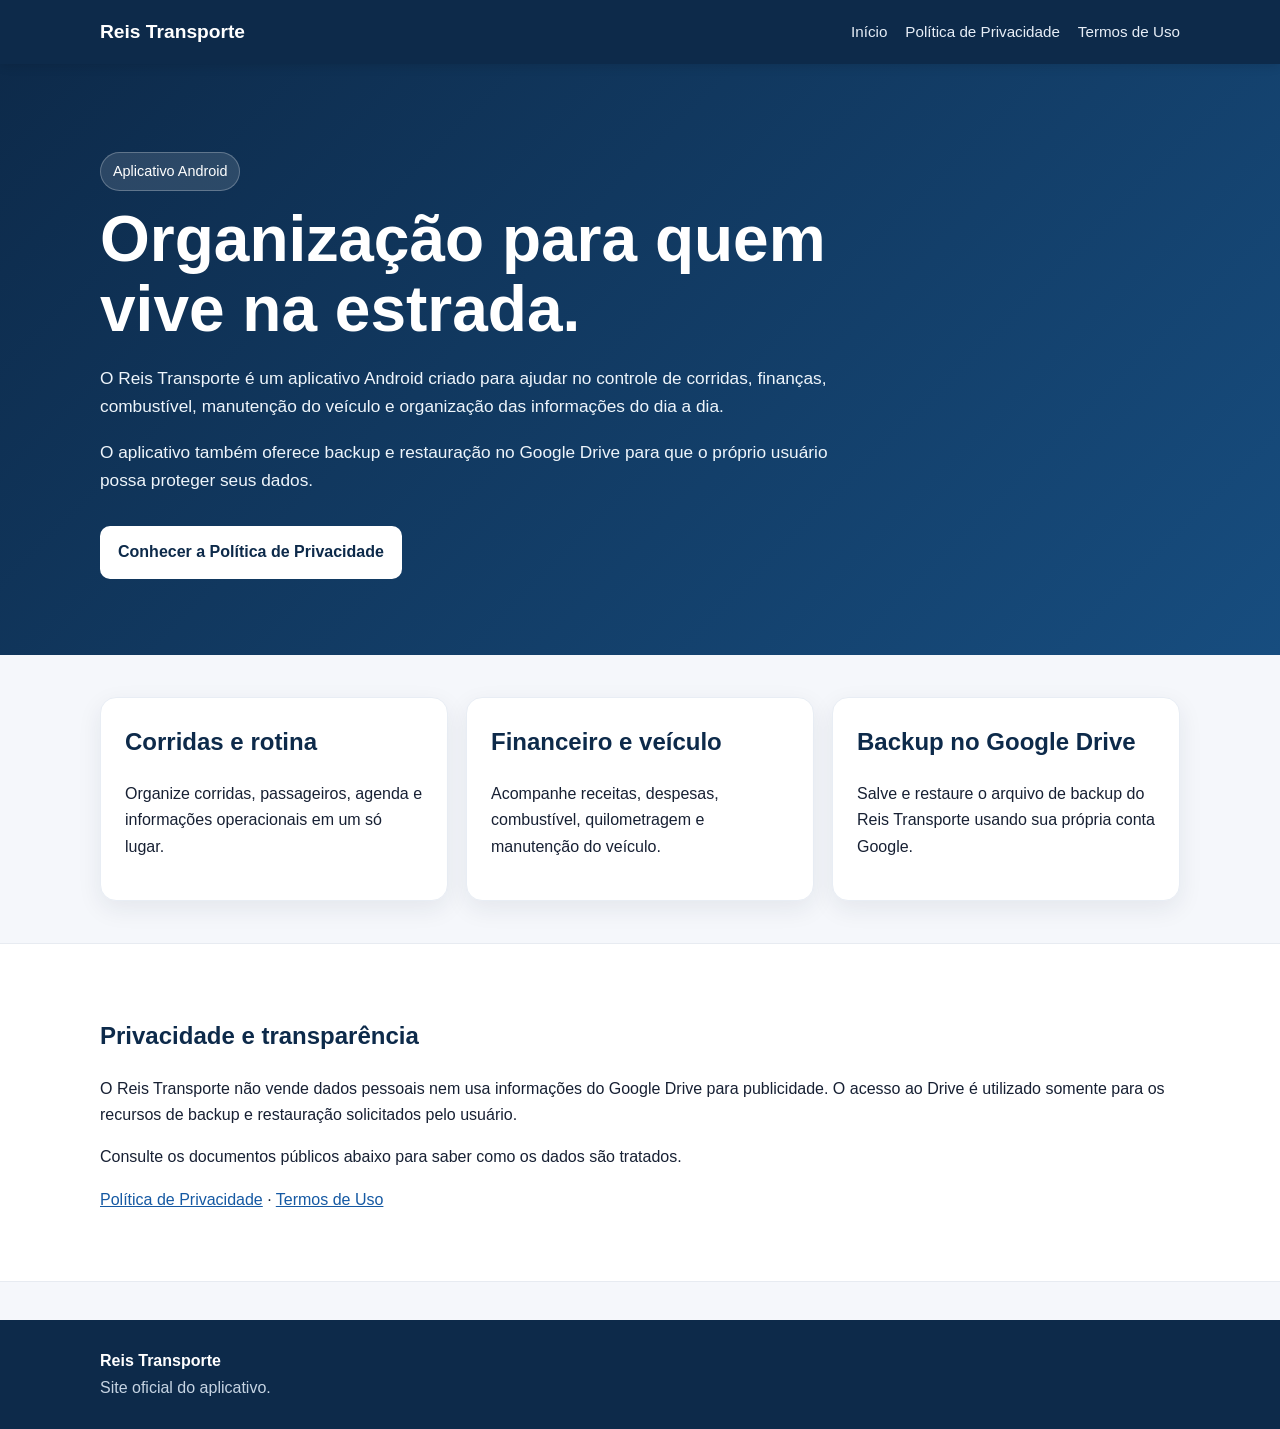
<file: index.html>
<!doctype html><html lang="pt-BR"><head><meta charset="utf-8"><meta name="viewport" content="width=device-width,initial-scale=1"><meta name="description" content="Site oficial do Reis Transporte, aplicativo Android para organização de corridas, finanças, combustível, manutenção e backup no Google Drive."><title>Reis Transporte</title><link rel="stylesheet" href="styles.css"></head><body><header class="topbar"><div class="container nav"><a class="brand" href="index.html">Reis Transporte</a><nav class="nav-links" aria-label="Navegação principal"><a href="index.html">Início</a><a href="privacidade.html">Política de Privacidade</a><a href="termos.html">Termos de Uso</a></nav></div></header><main><section class="hero"><div class="container"><span class="badge">Aplicativo Android</span><h1>Organização para quem vive na estrada.</h1><p>O Reis Transporte é um aplicativo Android criado para ajudar no controle de corridas, finanças, combustível, manutenção do veículo e organização das informações do dia a dia.</p><p>O aplicativo também oferece backup e restauração no Google Drive para que o próprio usuário possa proteger seus dados.</p><a class="button" href="privacidade.html">Conhecer a Política de Privacidade</a></div></section><section class="container"><div class="grid"><article class="card"><h2>Corridas e rotina</h2><p>Organize corridas, passageiros, agenda e informações operacionais em um só lugar.</p></article><article class="card"><h2>Financeiro e veículo</h2><p>Acompanhe receitas, despesas, combustível, quilometragem e manutenção do veículo.</p></article><article class="card"><h2>Backup no Google Drive</h2><p>Salve e restaure o arquivo de backup do Reis Transporte usando sua própria conta Google.</p></article></div></section><section class="section"><div class="container"><h2>Privacidade e transparência</h2><p>O Reis Transporte não vende dados pessoais nem usa informações do Google Drive para publicidade. O acesso ao Drive é utilizado somente para os recursos de backup e restauração solicitados pelo usuário.</p><p>Consulte os documentos públicos abaixo para saber como os dados são tratados.</p><p><a href="privacidade.html">Política de Privacidade</a> · <a href="termos.html">Termos de Uso</a></p></div></section></main><footer class="footer"><div class="container"><strong>Reis Transporte</strong><br><span class="muted">Site oficial do aplicativo.</span></div></footer></body></html>
</file>
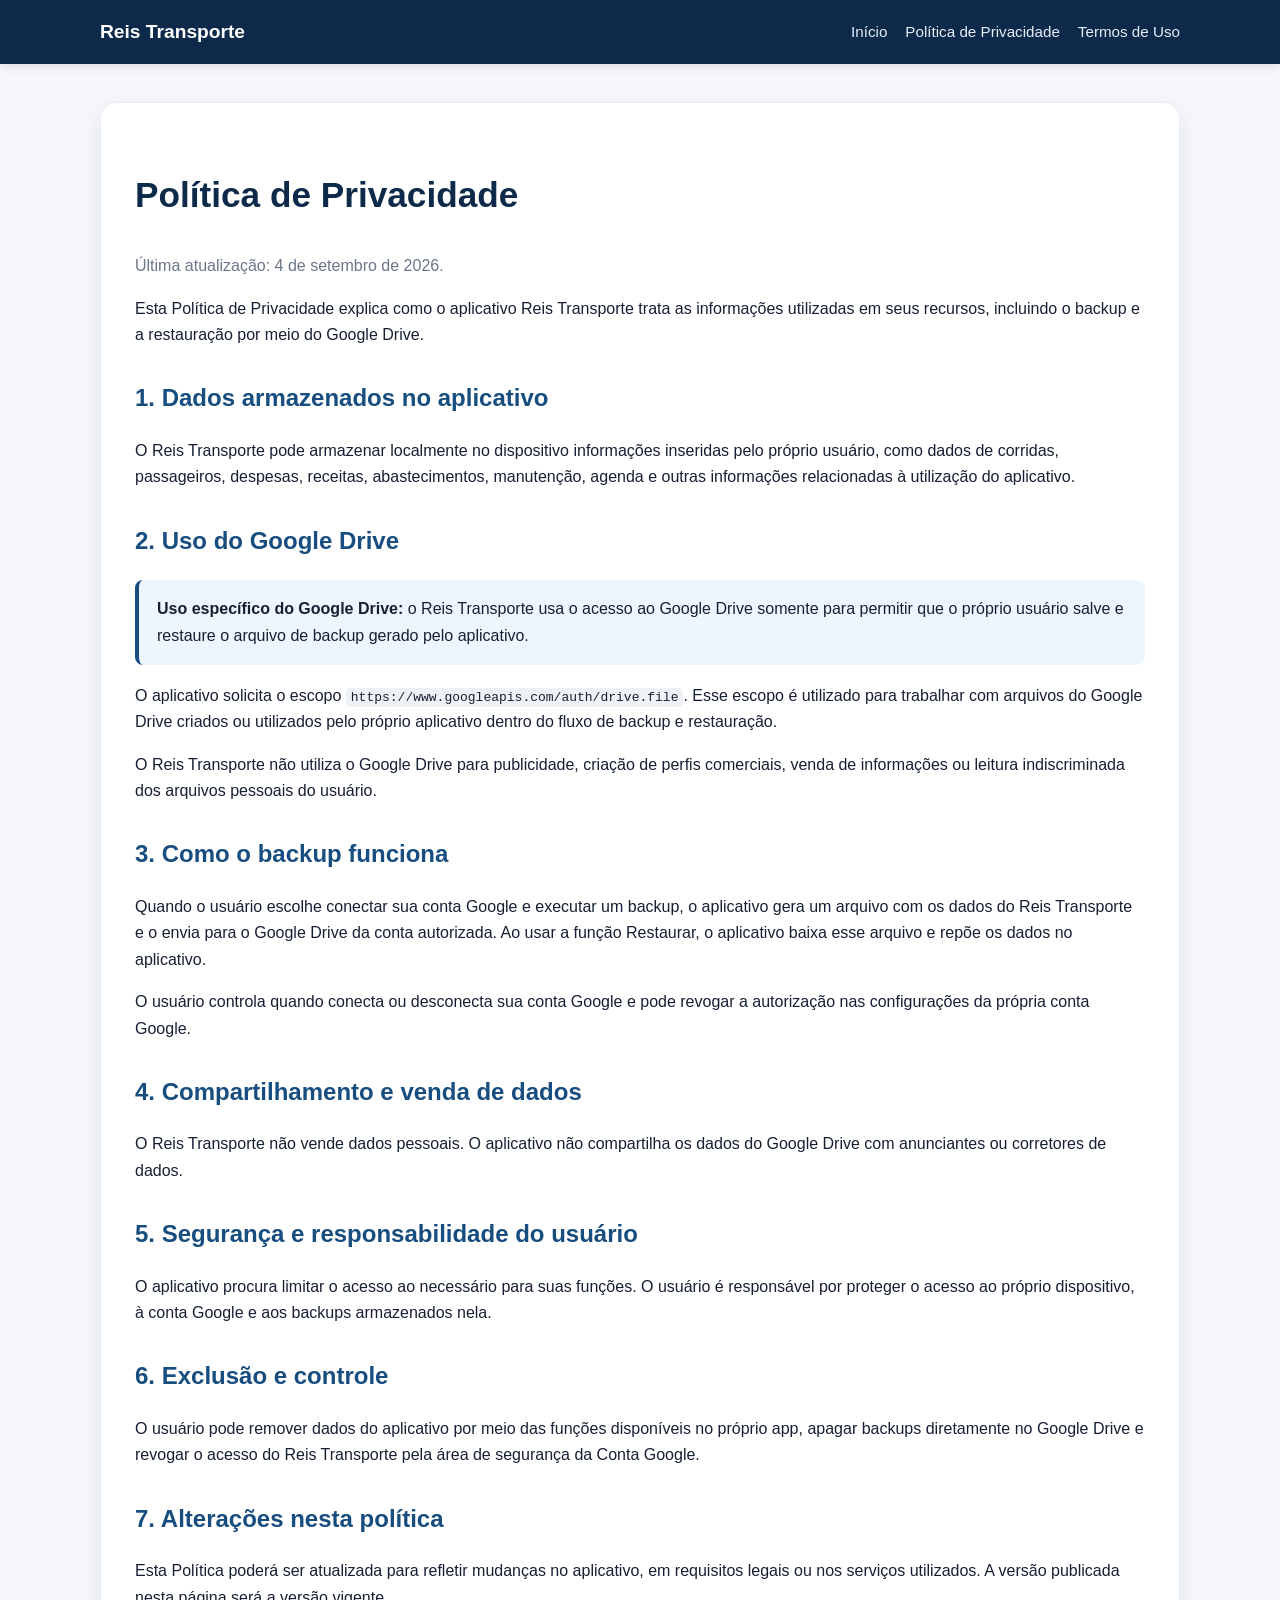
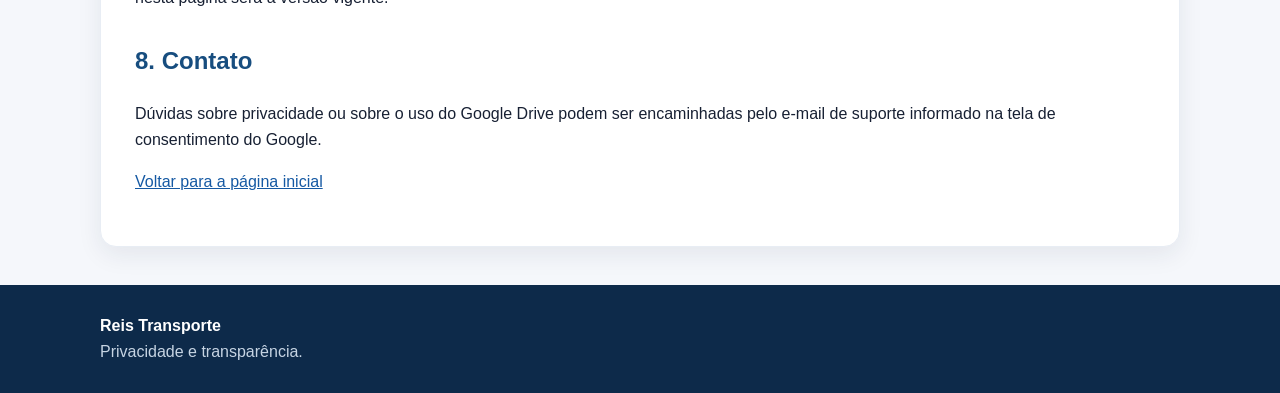
<file: privacidade.html>
<!doctype html><html lang="pt-BR"><head><meta charset="utf-8"><meta name="viewport" content="width=device-width,initial-scale=1"><meta name="description" content="Política de Privacidade do aplicativo Reis Transporte."><title>Política de Privacidade | Reis Transporte</title><link rel="stylesheet" href="styles.css"></head><body><header class="topbar"><div class="container nav"><a class="brand" href="index.html">Reis Transporte</a><nav class="nav-links" aria-label="Navegação principal"><a href="index.html">Início</a><a href="privacidade.html">Política de Privacidade</a><a href="termos.html">Termos de Uso</a></nav></div></header><main class="container"><article class="legal"><h1>Política de Privacidade</h1><p class="muted">Última atualização: 4 de setembro de 2026.</p><p>Esta Política de Privacidade explica como o aplicativo Reis Transporte trata as informações utilizadas em seus recursos, incluindo o backup e a restauração por meio do Google Drive.</p><h2>1. Dados armazenados no aplicativo</h2><p>O Reis Transporte pode armazenar localmente no dispositivo informações inseridas pelo próprio usuário, como dados de corridas, passageiros, despesas, receitas, abastecimentos, manutenção, agenda e outras informações relacionadas à utilização do aplicativo.</p><h2>2. Uso do Google Drive</h2><div class="notice"><strong>Uso específico do Google Drive:</strong> o Reis Transporte usa o acesso ao Google Drive somente para permitir que o próprio usuário salve e restaure o arquivo de backup gerado pelo aplicativo.</div><p>O aplicativo solicita o escopo <code>https://www.googleapis.com/auth/drive.file</code>. Esse escopo é utilizado para trabalhar com arquivos do Google Drive criados ou utilizados pelo próprio aplicativo dentro do fluxo de backup e restauração.</p><p>O Reis Transporte não utiliza o Google Drive para publicidade, criação de perfis comerciais, venda de informações ou leitura indiscriminada dos arquivos pessoais do usuário.</p><h2>3. Como o backup funciona</h2><p>Quando o usuário escolhe conectar sua conta Google e executar um backup, o aplicativo gera um arquivo com os dados do Reis Transporte e o envia para o Google Drive da conta autorizada. Ao usar a função Restaurar, o aplicativo baixa esse arquivo e repõe os dados no aplicativo.</p><p>O usuário controla quando conecta ou desconecta sua conta Google e pode revogar a autorização nas configurações da própria conta Google.</p><h2>4. Compartilhamento e venda de dados</h2><p>O Reis Transporte não vende dados pessoais. O aplicativo não compartilha os dados do Google Drive com anunciantes ou corretores de dados.</p><h2>5. Segurança e responsabilidade do usuário</h2><p>O aplicativo procura limitar o acesso ao necessário para suas funções. O usuário é responsável por proteger o acesso ao próprio dispositivo, à conta Google e aos backups armazenados nela.</p><h2>6. Exclusão e controle</h2><p>O usuário pode remover dados do aplicativo por meio das funções disponíveis no próprio app, apagar backups diretamente no Google Drive e revogar o acesso do Reis Transporte pela área de segurança da Conta Google.</p><h2>7. Alterações nesta política</h2><p>Esta Política poderá ser atualizada para refletir mudanças no aplicativo, em requisitos legais ou nos serviços utilizados. A versão publicada nesta página será a versão vigente.</p><h2>8. Contato</h2><p>Dúvidas sobre privacidade ou sobre o uso do Google Drive podem ser encaminhadas pelo e-mail de suporte informado na tela de consentimento do Google.</p><p><a href="index.html">Voltar para a página inicial</a></p></article></main><footer class="footer"><div class="container"><strong>Reis Transporte</strong><br><span class="muted">Privacidade e transparência.</span></div></footer></body></html>
</file>
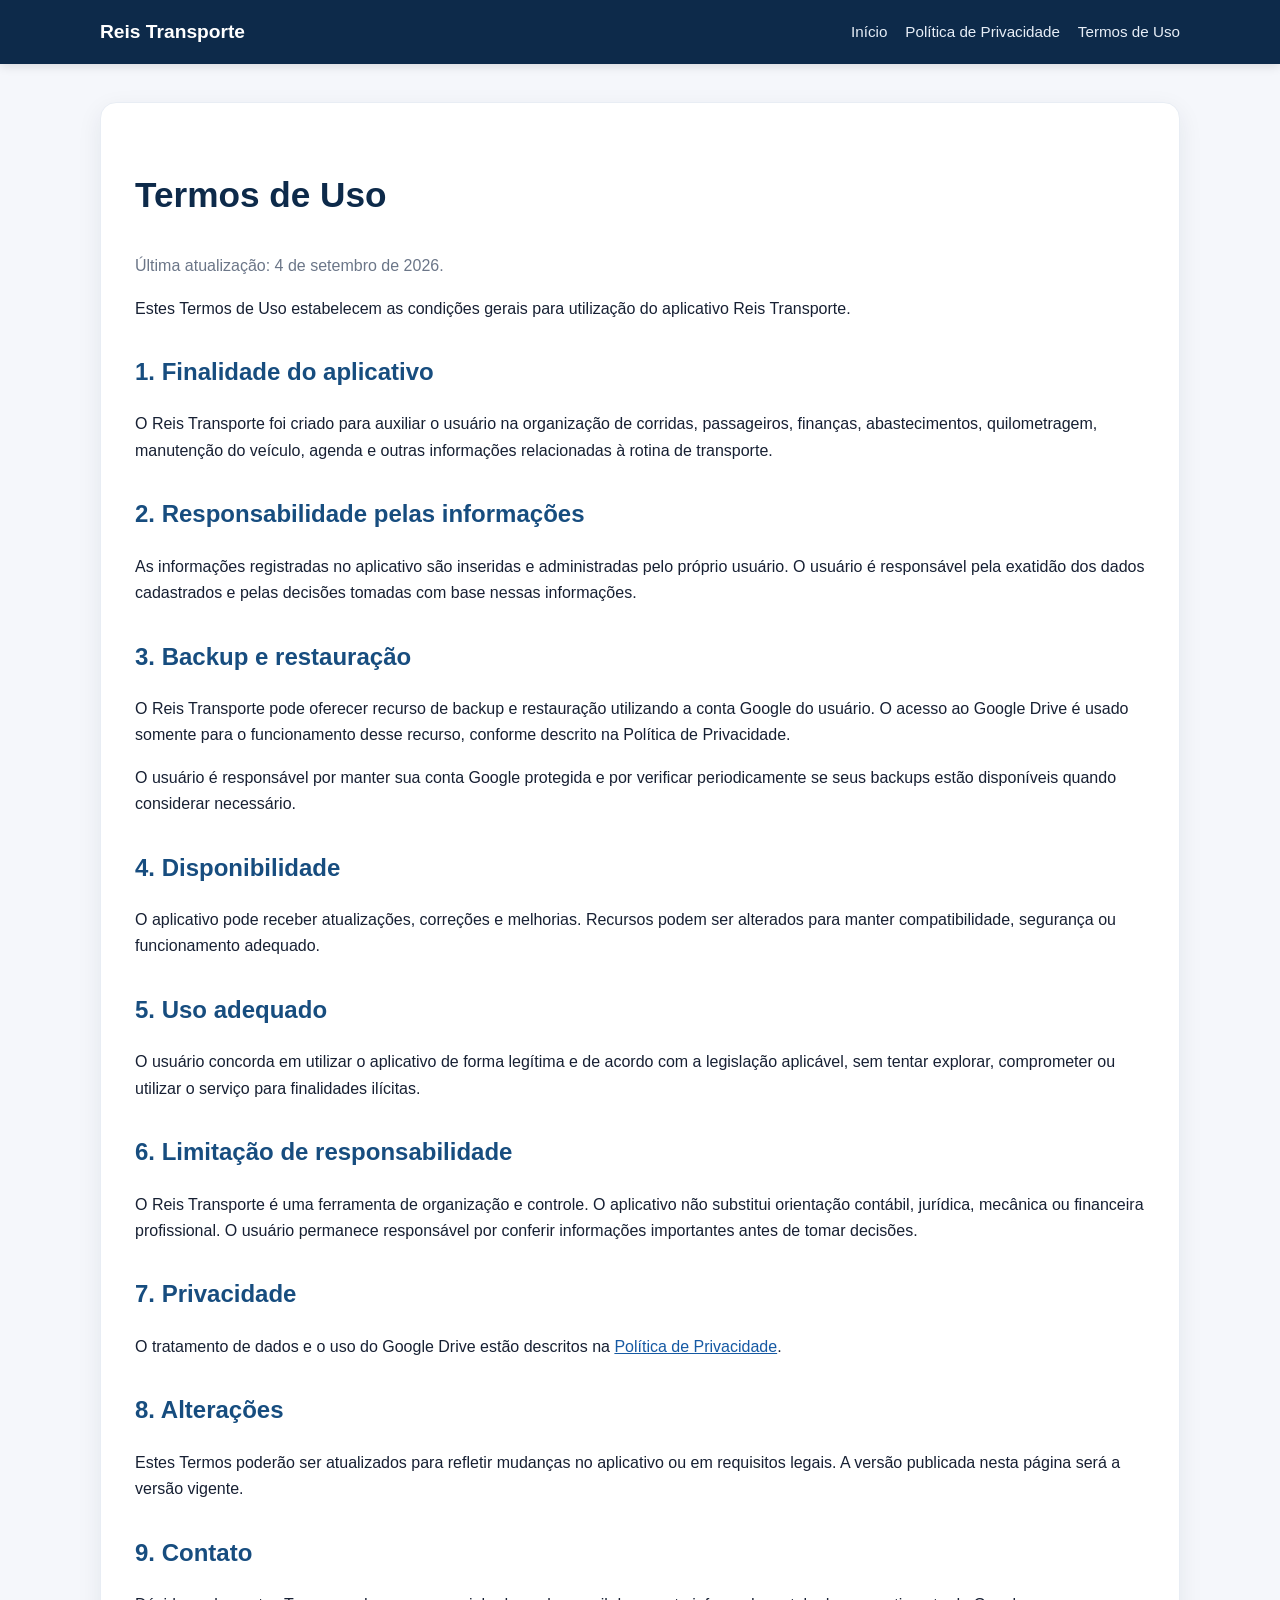
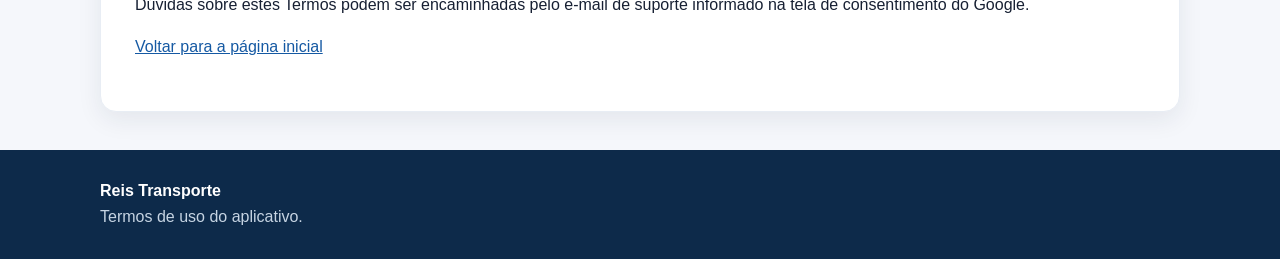
<file: termos.html>
<!doctype html><html lang="pt-BR"><head><meta charset="utf-8"><meta name="viewport" content="width=device-width,initial-scale=1"><meta name="description" content="Termos de Uso do aplicativo Reis Transporte."><title>Termos de Uso | Reis Transporte</title><link rel="stylesheet" href="styles.css"></head><body><header class="topbar"><div class="container nav"><a class="brand" href="index.html">Reis Transporte</a><nav class="nav-links" aria-label="Navegação principal"><a href="index.html">Início</a><a href="privacidade.html">Política de Privacidade</a><a href="termos.html">Termos de Uso</a></nav></div></header><main class="container"><article class="legal"><h1>Termos de Uso</h1><p class="muted">Última atualização: 4 de setembro de 2026.</p><p>Estes Termos de Uso estabelecem as condições gerais para utilização do aplicativo Reis Transporte.</p><h2>1. Finalidade do aplicativo</h2><p>O Reis Transporte foi criado para auxiliar o usuário na organização de corridas, passageiros, finanças, abastecimentos, quilometragem, manutenção do veículo, agenda e outras informações relacionadas à rotina de transporte.</p><h2>2. Responsabilidade pelas informações</h2><p>As informações registradas no aplicativo são inseridas e administradas pelo próprio usuário. O usuário é responsável pela exatidão dos dados cadastrados e pelas decisões tomadas com base nessas informações.</p><h2>3. Backup e restauração</h2><p>O Reis Transporte pode oferecer recurso de backup e restauração utilizando a conta Google do usuário. O acesso ao Google Drive é usado somente para o funcionamento desse recurso, conforme descrito na Política de Privacidade.</p><p>O usuário é responsável por manter sua conta Google protegida e por verificar periodicamente se seus backups estão disponíveis quando considerar necessário.</p><h2>4. Disponibilidade</h2><p>O aplicativo pode receber atualizações, correções e melhorias. Recursos podem ser alterados para manter compatibilidade, segurança ou funcionamento adequado.</p><h2>5. Uso adequado</h2><p>O usuário concorda em utilizar o aplicativo de forma legítima e de acordo com a legislação aplicável, sem tentar explorar, comprometer ou utilizar o serviço para finalidades ilícitas.</p><h2>6. Limitação de responsabilidade</h2><p>O Reis Transporte é uma ferramenta de organização e controle. O aplicativo não substitui orientação contábil, jurídica, mecânica ou financeira profissional. O usuário permanece responsável por conferir informações importantes antes de tomar decisões.</p><h2>7. Privacidade</h2><p>O tratamento de dados e o uso do Google Drive estão descritos na <a href="privacidade.html">Política de Privacidade</a>.</p><h2>8. Alterações</h2><p>Estes Termos poderão ser atualizados para refletir mudanças no aplicativo ou em requisitos legais. A versão publicada nesta página será a versão vigente.</p><h2>9. Contato</h2><p>Dúvidas sobre estes Termos podem ser encaminhadas pelo e-mail de suporte informado na tela de consentimento do Google.</p><p><a href="index.html">Voltar para a página inicial</a></p></article></main><footer class="footer"><div class="container"><strong>Reis Transporte</strong><br><span class="muted">Termos de uso do aplicativo.</span></div></footer></body></html>
</file>
<file: styles.css>
*{box-sizing:border-box}html{scroll-behavior:smooth}body{margin:0;font-family:Arial,Helvetica,sans-serif;background:#f5f7fb;color:#172033;line-height:1.65}.container{width:min(1080px,92%);margin:0 auto}.topbar{background:#0d2a4a;color:#fff;position:sticky;top:0;z-index:10;box-shadow:0 2px 10px rgba(0,0,0,.12)}.nav{display:flex;align-items:center;justify-content:space-between;gap:24px;padding:16px 0}.brand{font-weight:800;font-size:1.2rem;color:#fff;text-decoration:none}.nav-links{display:flex;gap:18px;flex-wrap:wrap}.nav-links a{color:#e7eef7;text-decoration:none;font-size:.95rem}.hero{background:linear-gradient(135deg,#0d2a4a,#174d7f);color:#fff;padding:88px 0 76px}.hero h1{font-size:clamp(2.1rem,5vw,4rem);line-height:1.08;margin:14px 0 20px;max-width:800px}.hero p{max-width:760px;font-size:1.08rem;color:#eef5fb}.badge{display:inline-block;background:rgba(255,255,255,.12);border:1px solid rgba(255,255,255,.25);padding:7px 12px;border-radius:999px;font-size:.9rem}.button{display:inline-block;margin-top:14px;background:#fff;color:#0d2a4a;text-decoration:none;font-weight:700;padding:13px 18px;border-radius:10px}.grid{display:grid;grid-template-columns:repeat(3,1fr);gap:18px;padding:42px 0}.card{background:#fff;border-radius:16px;padding:24px;box-shadow:0 8px 25px rgba(20,40,70,.08);border:1px solid #e8edf4}.card h2{margin-top:0;color:#0d2a4a}.section{background:#fff;padding:52px 0;border-top:1px solid #e7ebf1;border-bottom:1px solid #e7ebf1}.section h2{color:#0d2a4a}.legal{background:#fff;margin:38px auto;padding:34px;border-radius:16px;box-shadow:0 8px 25px rgba(20,40,70,.08);border:1px solid #e8edf4}.legal h1{color:#0d2a4a;font-size:2.2rem}.legal h2{color:#174d7f;margin-top:30px}.legal a,.section a{color:#1559a3}.notice{background:#edf6ff;border-left:4px solid #174d7f;padding:16px 18px;border-radius:8px;margin:18px 0}.muted{color:#6b7688}.footer{background:#0d2a4a;color:#fff;padding:28px 0;margin-top:38px}.footer .muted{color:#c6d4e3}code{word-break:break-all;background:#eef2f6;padding:2px 5px;border-radius:5px}@media(max-width:760px){.nav{align-items:flex-start;flex-direction:column}.nav-links{gap:12px}.grid{grid-template-columns:1fr}.hero{padding:62px 0}.legal{padding:22px;margin-top:22px}}
</file>
